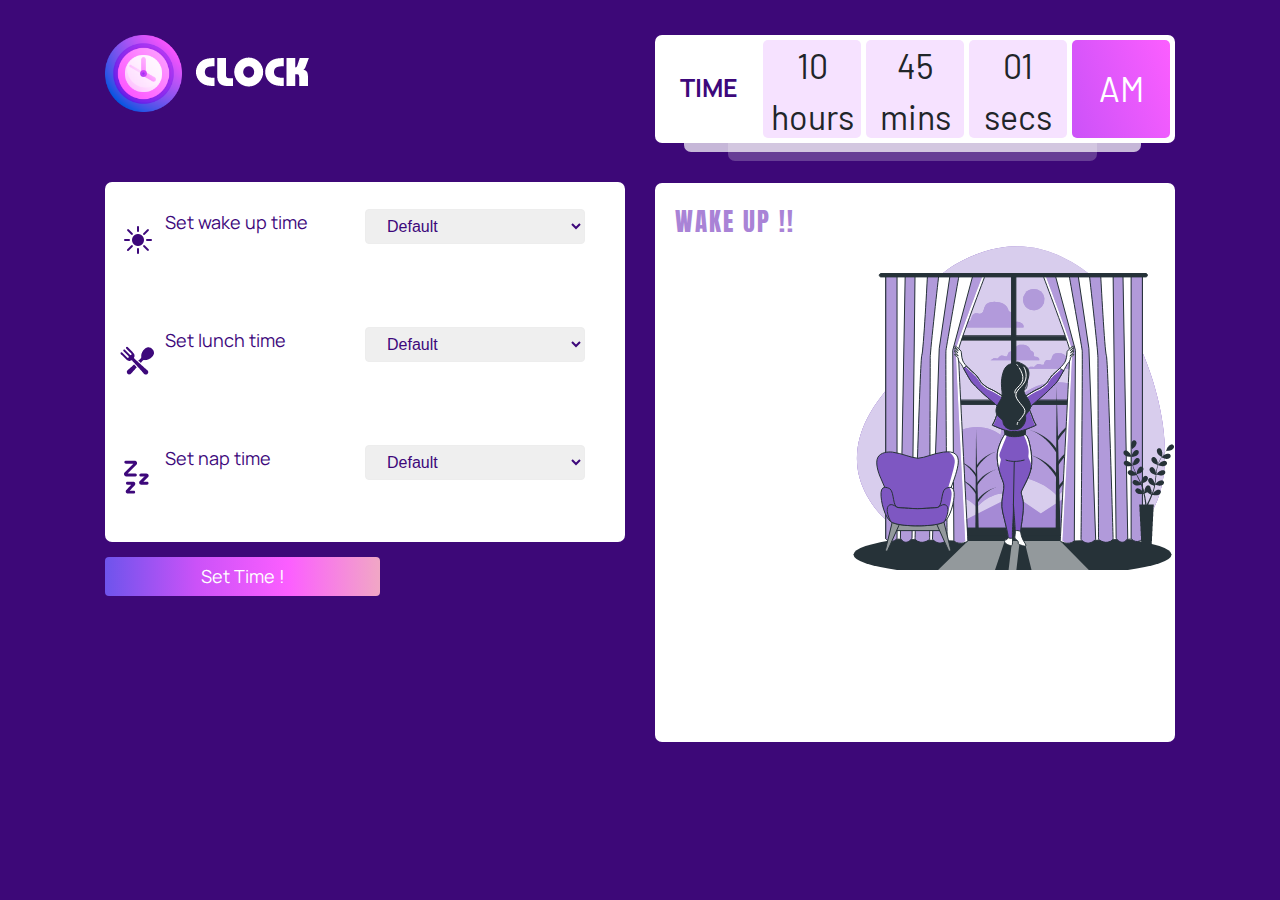
<file: digital_clock/index.html>
<!DOCTYPE html>
<html lang="en">
<head>
    <meta charset="UTF-8">
    <meta http-equiv="X-UA-Compatible" content="IE=edge">
    <meta name="viewport" content="width=device-width, initial-scale=1.0">
    <link rel="stylesheet" href="https://maxcdn.bootstrapcdn.com/bootstrap/4.0.0/css/bootstrap.min.css" integrity="sha384-Gn5384xqQ1aoWXA+058RXPxPg6fy4IWvTNh0E263XmFcJlSAwiGgFAW/dAiS6JXm" crossorigin="anonymous">
    <style>@import url('https://fonts.googleapis.com/css2?family=Manrope&display=swap');</style>
    <style>@import url('https://fonts.googleapis.com/css2?family=Manrope:wght@600&display=swap');</style>
    <style>@import url('https://fonts.googleapis.com/css2?family=Barlow&display=swap');</style>
    <style>@import url('https://fonts.googleapis.com/css2?family=Anton&display=swap');</style>
    <link rel="stylesheet" href="./styles.css">
    <title>Clock</title>
</head>
<body>
    <div class="container">

        <div class="row">

            <div class="col" id="left-container">

                <div class="img-fluid" id="clock-pic">
                    <img src="./assets/clock_logo.png" alt="" srcset="">
                </div>

                <div class="container" id="white-box">

                    <div class="container" id="top">

                        <label for="top">Set wake up time</label>

                        <select class="custom" id="wakeupTimeSelector">
                            <option selected>Default</option>
                            <option value="1">1 AM - 2 AM</option>
                            <option value="2">2 AM - 3 AM</option>
                            <option value="3">3 AM - 4 AM</option>
                            <option value="4">4 AM - 5 AM</option>
                            <option value="5">5 AM - 6 AM</option>
                            <option value="6">6 AM - 7 AM</option>
                            <option value="7">7 AM - 8 AM</option>
                            <option value="8">8 AM - 9 AM</option>
                            <option value="9">9 AM - 10 AM</option>
                            <option value="10">10 AM - 11 AM</option>
                            <option value="11">11 AM - 12 PM</option>
                            <option value="12">12 PM - 1 PM</option>
                            <option value="13">1 PM - 2 PM</option>
                            <option value="14">2 PM - 3 PM</option>
                            <option value="15">3 PM - 4 PM</option>
                            <option value="16">4 PM - 5 PM</option>
                            <option value="17">5 PM - 6 PM</option>
                            <option value="18">6 PM - 7 PM</option>
                            <option value="19">7 PM - 8 PM</option>
                            <option value="20">8 PM - 9 PM</option>
                            <option value="21">9 PM - 10 PM</option>
                            <option value="22">10 PM - 11 PM</option>
                            <option value="23">11 PM - 12 AM</option>
                            <option value="0">12 AM - 1 AM</option>
                        </select>

                    </div>
                    <div class="container" id="middle">

                        <label for="middle">Set lunch time</label>

                        <select class="custom" id="lunchTimeSelector">
                            <option selected>Default</option>
                            <option value="1">1 AM - 2 AM</option>
                            <option value="2">2 AM - 3 AM</option>
                            <option value="3">3 AM - 4 AM</option>
                            <option value="4">4 AM - 5 AM</option>
                            <option value="5">5 AM - 6 AM</option>
                            <option value="6">6 AM - 7 AM</option>
                            <option value="7">7 AM - 8 AM</option>
                            <option value="8">8 AM - 9 AM</option>
                            <option value="9">9 AM - 10 AM</option>
                            <option value="10">10 AM - 11 AM</option>
                            <option value="11">11 AM - 12 PM</option>
                            <option value="12">12 PM - 1 PM</option>
                            <option value="13">1 PM - 2 PM</option>
                            <option value="14">2 PM - 3 PM</option>
                            <option value="15">3 PM - 4 PM</option>
                            <option value="16">4 PM - 5 PM</option>
                            <option value="17">5 PM - 6 PM</option>
                            <option value="18">6 PM - 7 PM</option>
                            <option value="19">7 PM - 8 PM</option>
                            <option value="20">8 PM - 9 PM</option>
                            <option value="21">9 PM - 10 PM</option>
                            <option value="22">10 PM - 11 PM</option>
                            <option value="23">11 PM - 12 AM</option>
                            <option value="0">12 AM - 1 AM</option>
                        </select>

                    </div>

                    <div class="container" id="bottom">

                        <label for="bottom">Set nap time</label>

                        <select class="custom" id="napTimeSelector">
                            <option selected>Default</option>
                            <option value="1">1 AM - 2 AM</option>
                            <option value="2">2 AM - 3 AM</option>
                            <option value="3">3 AM - 4 AM</option>
                            <option value="4">4 AM - 5 AM</option>
                            <option value="5">5 AM - 6 AM</option>
                            <option value="6">6 AM - 7 AM</option>
                            <option value="7">7 AM - 8 AM</option>
                            <option value="8">8 AM - 9 AM</option>
                            <option value="9">9 AM - 10 AM</option>
                            <option value="10">10 AM - 11 AM</option>
                            <option value="11">11 AM - 12 PM</option>
                            <option value="12">12 PM - 1 PM</option>
                            <option value="13">1 PM - 2 PM</option>
                            <option value="14">2 PM - 3 PM</option>
                            <option value="15">3 PM - 4 PM</option>
                            <option value="16">4 PM - 5 PM</option>
                            <option value="17">5 PM - 6 PM</option>
                            <option value="18">6 PM - 7 PM</option>
                            <option value="19">7 PM - 8 PM</option>
                            <option value="20">8 PM - 9 PM</option>
                            <option value="21">9 PM - 10 PM</option>
                            <option value="22">10 PM - 11 PM</option>
                            <option value="23">11 PM - 12 AM</option>
                            <option value="0">12 AM - 1 AM</option>
                        </select>

                    </div>
                    
                </div>
                <button class="btn btn-primary" onclick="set_time()" id="set-button">Set Time !</button>

            </div>

            <div class="col">

                <div class="grid-container" id="top-time">
                    <div class="grid-item" id="white-bg">Time</div>
                    <div class="grid-item"><span id="hours">10</span> hours</div>
                    <div class="grid-item"><span id="minutes">45</span> mins</div>
                    <div class="grid-item"><span id="seconds">01</span> secs</div>
                    <div class="grid-item" id="darker-bg"><p id="am">AM</p></div>
                    <div class="container" id="lb1"></div>
                    <div class="container" id="lb2"></div>
                </div>
                



                <div class="container" id="bottom-picture">Wake Up !!</div>

            </div>
        </div>
    </div>



    <!-- jQuery   -->
    <script src="https://ajax.googleapis.com/ajax/libs/jquery/3.6.0/jquery.min.js"></script>



    <!-- My JS  -->
    <script src="./index.js"></script>
    
    <!-- Bootstrap JS  -->
    <script src="https://code.jquery.com/jquery-3.2.1.slim.min.js" integrity="sha384-KJ3o2DKtIkvYIK3UENzmM7KCkRr/rE9/Qpg6aAZGJwFDMVNA/GpGFF93hXpG5KkN" crossorigin="anonymous"></script>
    <script src="https://cdnjs.cloudflare.com/ajax/libs/popper.js/1.12.9/umd/popper.min.js" integrity="sha384-ApNbgh9B+Y1QKtv3Rn7W3mgPxhU9K/ScQsAP7hUibX39j7fakFPskvXusvfa0b4Q" crossorigin="anonymous"></script>
    <script src="https://maxcdn.bootstrapcdn.com/bootstrap/4.0.0/js/bootstrap.min.js" integrity="sha384-JZR6Spejh4U02d8jOt6vLEHfe/JQGiRRSQQxSfFWpi1MquVdAyjUar5+76PVCmYl" crossorigin="anonymous"></script>


</body>
</html>
</file>
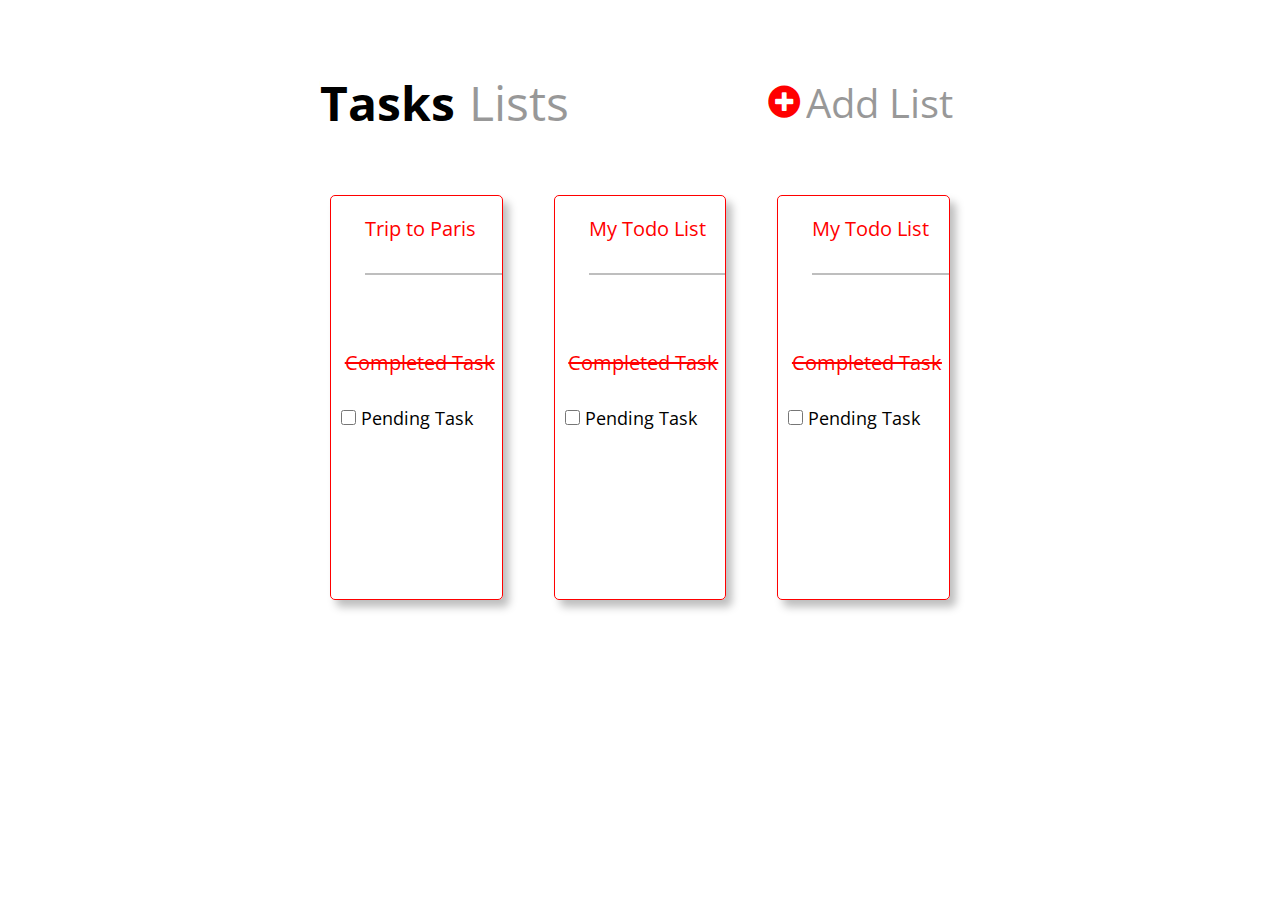
<file: todo_app_ui_web/index.html>
<!DOCTYPE html>
<html lang="en">
<head>
    <meta charset="UTF-8">
    <meta http-equiv="X-UA-Compatible" content="IE=edge">
    <meta name="viewport" content="width=device-width, initial-scale=1.0">
    <link rel="stylesheet" href="./styles.css">
    <link rel="stylesheet" href="https://use.fontawesome.com/releases/v5.8.1/css/all.css">
    <title>Document</title>
</head>
<body>
    <!-- Upper Container -->
    <div class="upper-container">
        <div class="upper-left">
            <span id="tasks">Tasks</span>
            <span id="lists">Lists</span>
        </div>
        <div class="upper-right">
            <div id="icon"><a href="./add_new_list.html">
                <i class="fa fa-plus-circle " ></i></a>
            </div>
            <div id="add-list">Add List</div>
        </div>
    </div>
    <!-- Lower Container -->
    <div class="lower-container">


        <!-- Trip to Paris Card -->
        <div class="card-1">
            <div class="card-heading">
                <a href="./ttp.html">Trip to Paris</a>
            </div>
            <div class="sub-heading">
                Completed Task
            </div>
            <div class="content">
                <form>
                    <input type="checkbox" name="pending-task" class="check">
                    <label for="pending-task">Pending Task</label>
                </form>
            </div>
        </div>
        <!-- My Todo List Card 2 -->
        <div class="card-1">
            <div class="card-heading">
                My Todo List
            </div>
            <div class="sub-heading">
                Completed Task
            </div>
            <div class="content">
                <form>
                    <input type="checkbox" name="pending-task" class="check">
                    <label for="pending-task">Pending Task</label>
                </form>
            </div>
        </div>
        <!-- My Todo List Card 3 -->
        <div class="card-1">
            <div class="card-heading">
                My Todo List
            </div>
            <div class="sub-heading">
                Completed Task
            </div>
            <div class="content">
                <form>
                    <input type="checkbox" name="pending-task" class="check">
                    <label for="pending-task">Pending Task</label>
                </form>
            </div>
        </div>
        <!-- My Todo List Card 4 -->
        <div class="card-1" id="hide">
            <div class="card-heading">
                My Todo List
            </div>
        </div>
        <!-- My Todo List Card 5 -->
        <div class="card-1" id="hide1">
            <div class="card-heading">
                My Todo List
            </div>
        </div>

    </div>
</body>
</html>
</file>
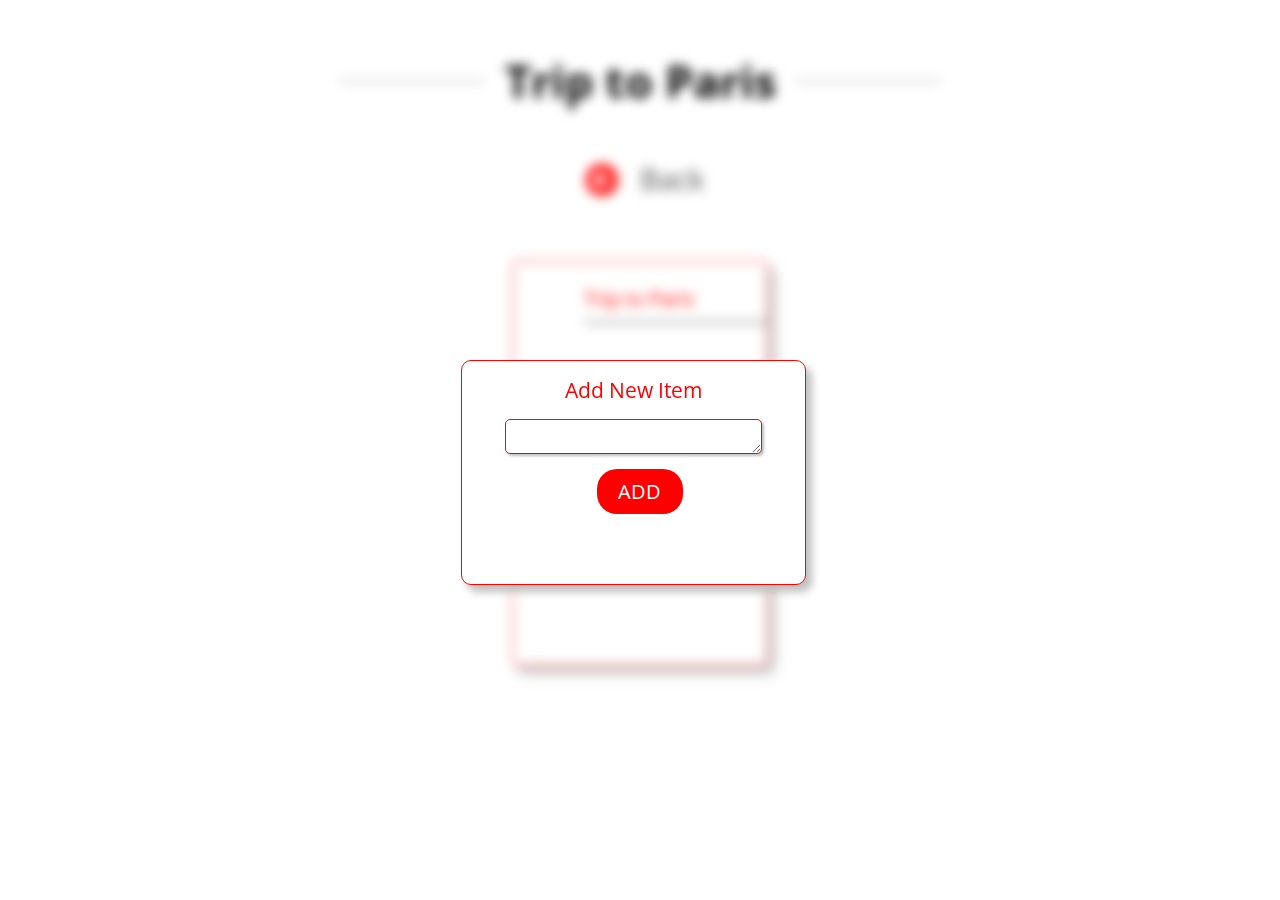
<file: todo_app_ui_web/add_new_item.html>
<!DOCTYPE html>
<html lang="en">
<head>
    <meta charset="UTF-8">
    <meta http-equiv="X-UA-Compatible" content="IE=edge">
    <meta name="viewport" content="width=device-width, initial-scale=1.0">
    <link rel="stylesheet" href="./styles.css">
    <link rel="stylesheet" href="https://use.fontawesome.com/releases/v5.8.1/css/all.css">
    <title>Document</title>
</head>
<body>
    <!-- For Blur Effect -->

    <div class="blur">

        <!-- Upper Container -->
        <div class="upper-container">
            <h1 id="ttp">Trip to Paris</h1>    
        </div>
        <!-- Middle Container -->
        <div class="middle-container">
            <div id="icon"><a href="./index.html">
                <i class="fa fa-arrow-circle-left" aria-hidden="true"></i>
            </a></div>
            <div id="back">Back</div>
        </div>
        <!-- Lower Container -->
        <div class="lower-container">
            <!-- Trip to Paris Card -->
            <div class="card-2">
                <div class="card-heading1">
                    Trip to Paris
                </div>
                <div class="sub-heading1">
                    Completed Task
                </div>
                <div class="content1">
                    <form>
                        <input type="checkbox" name="pending-task" class="check">
                        <label for="pending-task">Pending Task</label>
                    </form>
                </div>
                <div class="lower-right">
                    <div id="icon">
                        <i class="fa fa-plus-circle " ></i>
                    </div>
                </div>
            </div>
        </div>
    </div>

    <!-- Pop-up -->
    
    <div class="pop-up">
        <center><p id="add-new">Add New Item</p></center>
        <center><textarea id="pop-up-bar"></textarea></center>
        <a href="./ttp.html"><button id="pop-up-button">ADD</button></a>
    </div>

</body>
</html>
</file>
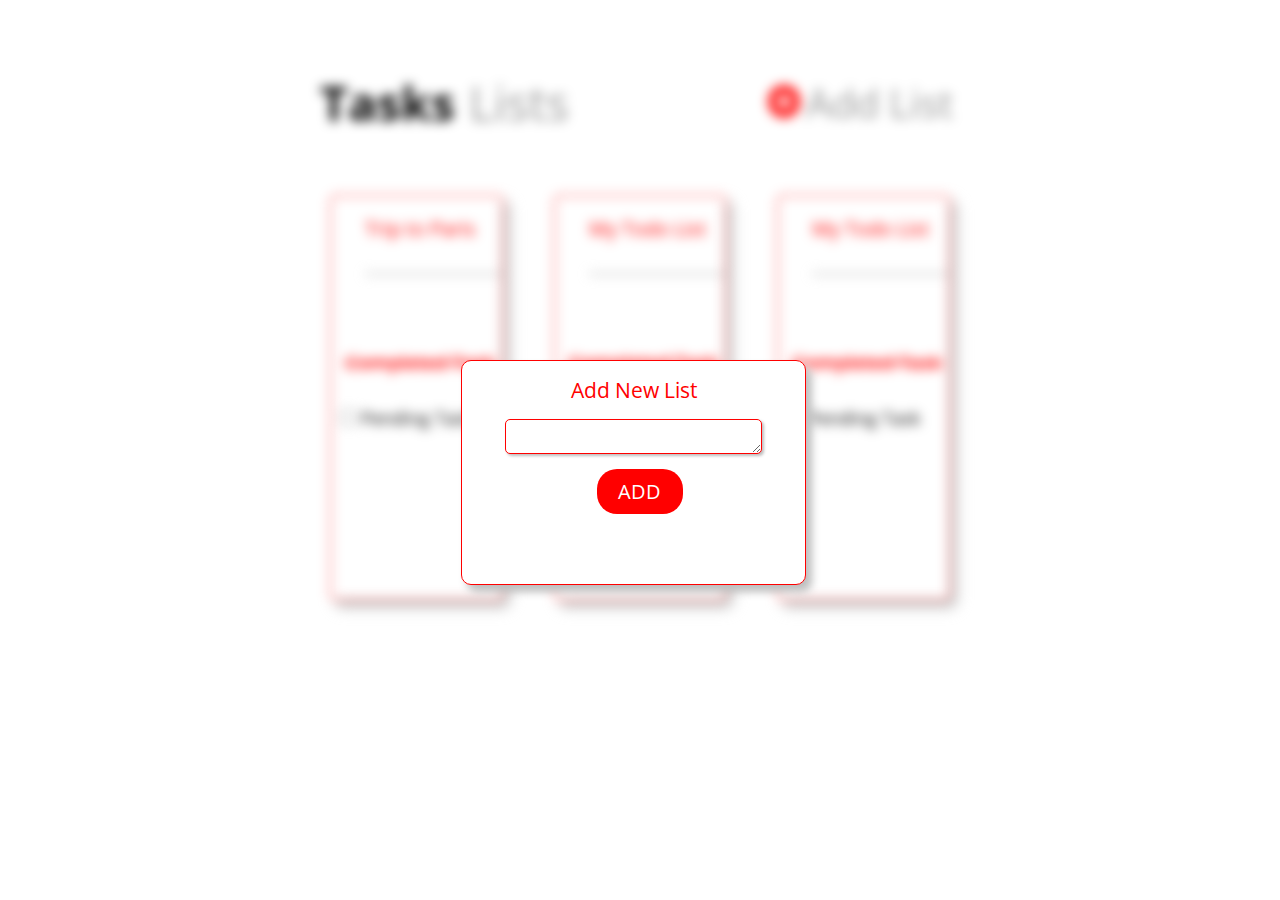
<file: todo_app_ui_web/add_new_list.html>
<!DOCTYPE html>
<html lang="en">
<head>
    <meta charset="UTF-8">
    <meta http-equiv="X-UA-Compatible" content="IE=edge">
    <meta name="viewport" content="width=device-width, initial-scale=1.0">
    <link rel="stylesheet" href="./styles.css">
    <link rel="stylesheet" href="https://use.fontawesome.com/releases/v5.8.1/css/all.css">
    <title>Document</title>
</head>
<body>
    <!-- For Blur Effect -->

    <div class="blur">
        <!-- Upper Container -->
        <div class="upper-container">
            <div class="upper-left">
                <span id="tasks">Tasks</span>
                <span id="lists">Lists</span>
            </div>
            <div class="upper-right">
                <div id="icon">
                    <i class="fa fa-plus-circle " ></i>
                </div>
                <div id="add-list">Add List</div>
            </div>
        </div>
        <!-- Lower Container -->
        <div class="lower-container">
            <!-- Trip to Paris Card -->
            <div class="card-1">
                <div class="card-heading">
                    <a href="./ttp.html">Trip to Paris</a>
                </div>
                <div class="sub-heading">
                    Completed Task
                </div>
                <div class="content">
                    <form>
                        <input type="checkbox" name="pending-task" class="check">
                        <label for="pending-task">Pending Task</label>
                    </form>
                </div>
            </div>
            <!-- My Todo List Card -->
            <div class="card-1">
                <div class="card-heading">
                    My Todo List
                </div>
                <div class="sub-heading">
                    Completed Task
                </div>
                <div class="content">
                    <form>
                        <input type="checkbox" name="pending-task" class="check">
                        <label for="pending-task">Pending Task</label>
                    </form>
                </div>
            </div>
            <!-- My Todo List Card -->
            <div class="card-1">
                <div class="card-heading">
                    My Todo List
                </div>
                <div class="sub-heading">
                    Completed Task
                </div>
                <div class="content">
                    <form>
                        <input type="checkbox" name="pending-task" class="check">
                        <label for="pending-task">Pending Task</label>
                    </form>
                </div>
            </div>
        </div>
    </div>

    <!-- Pop-up -->
    
    <div class="pop-up">
        <center><p id="add-new">Add New List</p></center>
        <center><textarea id="pop-up-bar"></textarea></center>
        <a href="./index.html"><button id="pop-up-button">ADD</button></a>
    </div>
    

</body>
</html>
</file>
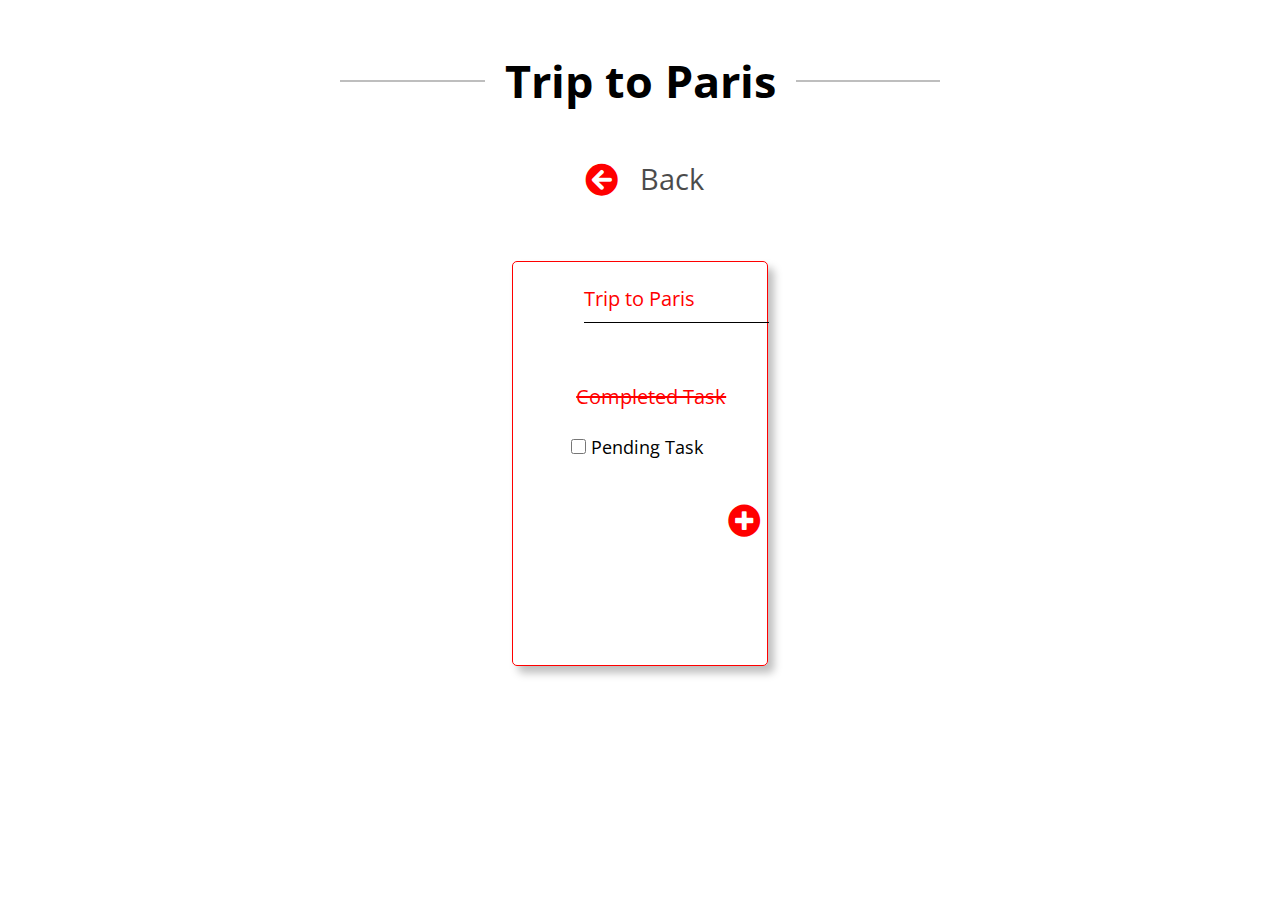
<file: todo_app_ui_web/ttp.html>
<!DOCTYPE html>
<html lang="en">
<head>
    <meta charset="UTF-8">
    <meta http-equiv="X-UA-Compatible" content="IE=edge">
    <meta name="viewport" content="width=device-width, initial-scale=1.0">
    <link rel="stylesheet" href="./styles.css">
    <link rel="stylesheet" href="https://use.fontawesome.com/releases/v5.8.1/css/all.css">
    <title>Document</title>
</head>
<body>
    <div class="upper-container">
        <h1 id="ttp">Trip to Paris</h1>    
    </div>
    <div class="middle-container">
        <div id="icon"><a href="./index.html">
            <i class="fa fa-arrow-circle-left" aria-hidden="true"></i>
        </a></div>
        <div id="back">Back</div>
    </div>
    <div class="lower-container">

        <!-- Trip to Paris Card -->
        <div class="card-2">
            <div class="card-heading1">
                Trip to Paris
            </div>
            <div class="sub-heading1">
                Completed Task
            </div>
            <div class="content1">
                <form>
                    <input type="checkbox" name="pending-task" class="check">
                    <label for="pending-task">Pending Task</label>
                </form>
            </div>
            <div class="lower-right">
                <div id="icon"><a href="./add_new_item.html">
                    <i class="fa fa-plus-circle " ></i></a>
                </div>
            </div>
        </div>

    </div>
</body>
</html>
</file>
<file: digital_clock/styles.css>
body {
    margin: 0;
    padding: 0;
    background-color: #3D0878;
}

.row {
    padding: 20px;
    height: 100vh;
}

.col {
    padding: 0;
}

#clock-pic {
    margin: 15px;

}

#white-box {
    margin: 15px;
    margin-top: 70px;
    border-radius: 7px;
    background-color: #ffffff;
    border: 0px;
    height: 40vh;
    width: auto;
}

#top, #middle, #bottom {
    height: 13.1vh;
}

#top {
    background-image: url("./assets/wake_up.png");
    background-repeat: no-repeat;
    background-position: 0% 50%;
}

#middle {
    background-image: url("./assets/lunch_time.png");
    background-repeat: no-repeat;
    background-position: 0% 50%;
}

#bottom {
    background-image: url("./assets/nap_time.png");
    background-repeat: no-repeat;
    background-position: 0% 50%;
}

label {
    position: absolute;
    left: 50px;
    margin-top: 27px;
    margin-left: 25px;
    color: #3D087B;
    font-size: 18px;
    font-family: 'Manrope', sans-serif;
}

.custom {
    position: absolute;
    height: 35px;
    width: 220px;
    padding-left: 17px;
    left: 50%;
    margin-top: 27px;
    color: #3D087B;
    border: 1px solid #EDEDED;
    border-radius: 4px;
}

.btn {
    border: 0px;
    margin-left: 15px;
    width: 50%;
    font-size: 18px;
    font-family: 'Manrope', sans-serif;
    background-image: linear-gradient(90deg, #6E54EC, #CB52F8, #FC5EFF, #F1A7C5);
}

.grid-container {
    display: grid;
    grid-template-columns: 1fr 1fr 1fr 1fr 1fr;
    grid-column-gap: 5px;
    
    margin: 15px;
    height: inherit;
    width: auto;
    padding: 5px;
    background-color: #FFFFFF;
    border-radius: 7px;
    z-index: 1;
}

.grid-item {
    
    border-radius: 5px;
    height: 98px;
    text-align: center;
    background-color: #F6E2FF;
    font-family: 'Barlow', sans-serif;
    font-size: 34px;
    z-index: 1;
}

#white-bg {
    padding-top: 30%;
    font-size: 25px;
    background-color: #ffffff;
    color: #3D087B;
    font-family: 'Manrope', sans-serif;
    font-weight: bold;
    text-transform: uppercase;
    z-index: 1;
}

#darker-bg {
    background-image: linear-gradient(70deg, #CB52F8, #FC5EFF);
    padding-top: 23%;
    color: #ffffff;
    z-index: 1;
}

#lb1 {
    width: 83%;
    height: 100px;
    position: absolute;
    top: 32px;
    left: 8%;
    margin: auto;
    opacity: 0.71;
    z-index: -1;
    background-color: #FFFFFF;
    border-radius: 7px;
    
}

#lb2 {
    width: 67%;
    height: 100px;
    position: absolute;
    top: 41px;
    left: 16%;
    margin: auto;
    opacity: 0.22;
    z-index: -2;
    background-color: #FFFFFF;
    border-radius: 7px;
}

#bottom-picture {
    padding: 20px;
    margin: 15px;
    margin-top: 40px;
    height: 65%;
    width: auto;
    border-radius: 7px;
    background-color: #ffffff;
    background-image: url(./assets/wakeup_image.png);
    background-repeat: no-repeat;
    background-position: -17px -87px;
    font-family: 'Anton', sans-serif;

    color: #A983D6;
    letter-spacing: 2px;
    text-transform: uppercase;
    font-size: 25px;
}

#dynamic-block {
    margin-left: 15px;
    margin-top: 15px;

    width: fit-content;

    font-family: 'Anton', sans-serif;
    letter-spacing: 2px;

    grid-column-start: 1;
    grid-column-end: 3;

    font-size: 20px;
    border-radius: 10px;
    background-color: #8A11BF;
    opacity: 0.8;
    z-index: -1;
    color: #FFFFFF;

}
</file>
<file: todo_app_ui_web/styles.css>
@import url('https://fonts.googleapis.com/css2?family=Open+Sans:wght@300&display=swap');
@import url('https://fonts.googleapis.com/css2?family=Open+Sans:wght@700&display=swap');
@import url('https://fonts.googleapis.com/css2?family=Open+Sans:wght@800&display=swap');

/* For web  */

*{
    margin: 0;
    padding: 0;
    box-sizing: border-box;
    font-family: 'Open Sans', sans-serif;
}
.upper-container {
    width: 50%;
    height: 10%;
    margin: 50px auto;
    position: relative;
}

.upper-left {
    width: 45%;
    height: 100%;
    padding-top: 20px;
}

#tasks {
    font-weight: bolder;
    font-size: 3rem;
}

#lists {
    font-size: 3rem;
    margin-left: 10px;
    opacity: 0.4;
}

.upper-right {
    width: 30%;
    height: 100%;
    padding-top: 20px;
    position: absolute;
    top: 0px;
    right: 0px;
}

#add-list {
    position: absolute;
    width: 80%;
    height: 100%;
    top: 0px;
    right: 0px;
    font-size: 2.5rem;
    opacity: 0.4;
    padding-top: 25px;
}

#icon {
    color: red;
    font-size: 33px;
    padding-top: 9px;
}

.lower-container {
    margin: 50px auto;
    display: flex;
    justify-content: space-between;
    width: 50%;
}

.card-1 {
    margin: 10px;
    padding: 10px;
    margin-top: 10px;
    border: 1.5px solid red;
    height: 45vh;
    width: 27%;
    position: relative;
    border-radius: 5px;
    box-shadow: 6px 7px 9px rgb(190, 190, 190);
}

.card-heading {
    position: absolute;
    top: 19px;
    right: 0;
    font-size: 20px;
    width: 80%;
    text-align: left;
    height: 15%;
    color: red;
    border-bottom: 2px solid rgb(190, 190, 190);
}
a {
    text-decoration: none;
    color: red;
}
a:hover {
    color: crimson;
}

.sub-heading {
    width: 90%;
    height: 10%;
    font-size: 20px;
    color: red;
    text-align: right;
    position: absolute;
    top: 38%;
    text-decoration: line-through;
}

.content {
    position:absolute;
    top: 52%;
    width: 90%;
    height: 10%;
    text-align: left;
    font-size: 18px;
}

.check {
    width: 15px;
    height: 15px;
}

#ttp {
    display: flex;
    font-size: 45px;
    align-items: center;
}
#ttp::before,
#ttp::after {
    content: '';
    border: 1px solid rgb(190, 190, 190);
    margin-right: 20px;
    margin-left: 20px;
    flex: 1 0 20px;
}

.middle-container {
    position: absolute;
    display: flex;
    margin-left: 44%;
    margin-top: -1%;
    width: 6%;
    justify-content: space-around;
}

#back {
    font-size: 1.8rem;
    position: absolute;
    top: 11px;
    left: 100%;
    opacity: 0.7;
}

.card-2 {
    padding: 10px;
    margin-top: 100px;
    margin-left: 15%;
    border: 1.5px solid red;
    height: 45vh;
    width: 20%;
    position: absolute;
    border-radius: 5px;
    box-shadow: 6px 7px 9px rgb(190, 190, 190);
}
.card-heading1 {
    color: red;
    margin-top: 5%;
    margin-left: 24%;
    padding-bottom: 4%;
    position: absolute;
    font-size: 20px;
    width: 73%;
    border-bottom: 1px solid rgb(0, 0, 0);
}
.sub-heading1 {
    width: 80%;
    font-size: 20px;
    color: red;
    text-align: right;
    position: absolute;
    top: 30%;
    text-decoration: line-through;
}
.content1 {
    position:absolute;
    top: 43%;
    width: 90%;
    height: 10%;
    text-align: center;
    font-size: 18px;
}
.lower-right {
    position: absolute;
    padding-top: 227px;
    height: 100%;
    top: 0px;
    right: 6px;
}
.blur {
    filter: blur(6px);
    -webkit-filter: blur(6px);
}

.pop-up {
    background-color: white;
    color: red;
    position: absolute;
    left: 36%;
    top: 40%;
    height: 25vh;
    width: 27%;
    border: 1.5px solid red;
    border-radius: 10px;
    box-shadow: 6px 7px 9px rgb(190, 190, 190);
}

#add-new {
    font-size: 21px;
    padding: 15px;
}

#pop-up-bar {
    margin-bottom: 10px;
    width: 75%;
    height: 35px;
    border: 1.5px solid red;
    border-radius: 5px;
    box-shadow: 2px 2px 3px rgb(190, 190, 190);
}

#pop-up-button {
    width: 25%;
    height: 20%;
    color: white;
    background-color: red;
    border-radius: 20px;
    border: none;
    position: absolute;
    left: 135px;
    font-size: 20px;
}

#pop-up-button:hover {
    background-color: crimson;
}

#hide, #hide1 {
    display: none;
}


/* For mobile  */

@media screen and (min-width: 320px) and (max-width: 480px) {
    *{
        top: -35px;
        /* width: 100%; */
    }    
    .upper-container {
        width: 90%;
        height: 10%;
        margin: 50px auto;
        position: relative;
    }
    .upper-left {
        width: 76%;
        height: 100%;
        
    }
    #tasks {
        font-weight: bold;
        font-size: 48px;
        letter-spacing: -2px;
    }
    #lists {
        font-size: 48px;
        margin-left: 10px;
        opacity: 0.4;
        letter-spacing: 0px;
    }
    .upper-right {
        width: 24%;
        position: absolute;
        text-align: center;
        right: -15px;
    }
    #add-list {
        display: none;
    }
    #icon {
        color: red;
        font-size: 38px;
    }
    .sub-heading {
        display: none;
    }
    .content {
        display: none;
    }
    .lower-container {
        width: 90%;
        display: inline;
    }
    .card-1 {
        width: 80%;
        height: 18vw;
        left: 8px;
        margin-bottom: 30px;
    }
    .card-heading a {
        color: rgb(73, 70, 70);
    }
    .card-heading {
        border-bottom: none;
        font-size: 22px;
        left: 15px;
        top: 15px;
        color: rgb(73, 70, 70);
    }
    #hide, #hide1 {
        display: block;
    }
    .pop-up {
        width: 87%;
        background-color: white;
        color: red;
        position: absolute;
        left: 7%;
        top: 40%;
        height: 25vh;
        border: 1.5px solid red;
        border-radius: 10px;
        box-shadow: 6px 7px 9px rgb(190, 190, 190);
    }
    #pop-up-button {
        width: 25%;
        height: 20%;
        color: white;
        background-color: red;
        border-radius: 20px;
        border: none;
        position: absolute;
        top: 70%;
        left: 37%;
        font-size: 20px;
    }
    #back {
        display: none;
    }
    #ttp {
        padding-top: 7%;
        padding-left: 20%;
        font-size: 38px;
        letter-spacing: -2px;
    }
    #ttp::before,
    #ttp::after {
        display: none;
    }
    .middle-container {
        margin-top: 18%;
        margin-left: 8%;
    }
    .card-2 {
        /* padding: 10px; */
        margin-top: 63%;
        margin-left: 18%;
        border: 1.5px solid red;
        height: 55%;
        width: 65%;
        position: absolute;
        border-radius: 5px;
        box-shadow: 6px 7px 9px rgb(190, 190, 190);
    }
    .card-heading1 {
        color: red;
        margin-top: 27%;
        margin-left: 23%;
        padding-bottom: 4%;
        position: absolute;
        font-size:25px;
        width: 73%;
        border-bottom: 1px solid rgb(0, 0, 0);
    }
    .sub-heading1 {
        width: 84%;
        font-size: 21px;
        color: red;
        text-align: right;
        position: absolute;
        top: 30%;
        text-decoration: line-through;
    }
    .content1 {
        position:absolute;
        top: 43%;
        width: 80%;
        height: 10%;
        text-align: center;
        font-size: 20px;
    }
    .lower-right {
        position: absolute;
        padding-top: 120%;
        height: 100%;
        top: 1%;
        right: 6%;
    }
}
</file>
